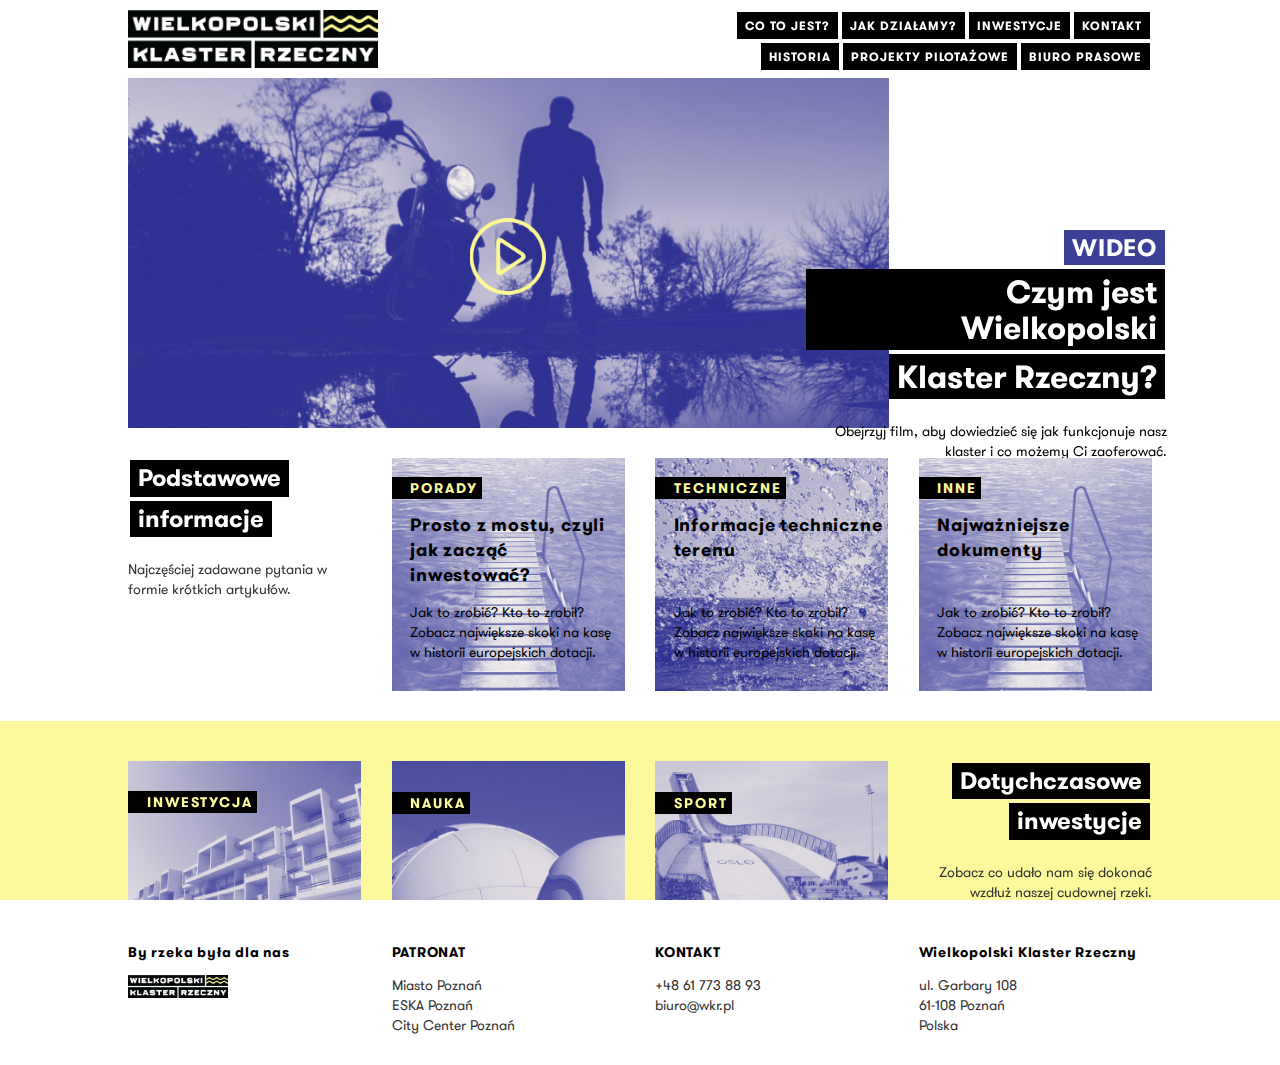
<file: index.html>
<!DOCTYPE html>
<html lang="en">

<head>
    <meta charset="utf-8">
    <meta http-equiv="X-UA-Compatible" content="IE=edge">
    <meta name="viewport" content="width=device-width, initial-scale=1">

    <title>Wielkopolski Klaster Rzeczny</title>

    <meta name="description" content="WKR">
    <meta name="author" content="Ariel Jędrzejczak">

    <link href="css/bootstrap.css" rel="stylesheet">
    <link href="css/bootstrap-theme.css" rel="stylesheet">
    <link href="css/fonts.css" rel="stylesheet">
    <link href="css/style.css" rel="stylesheet">

</head>

<body>
    <div class="parallax">
    <div class="main_raper">
        <div class="fala"><img src="img/fala.png"></div>
        <div class="fala2"><img src="img/fala.png"></div>
        <div class="fala3"><img src="img/fala.png"></div>
        <div class="row">
            <div class="col-md-6">
              <a href="#">  <img src="img/logo.png" class="logo"> </a>
            </div>

            <div class="col-md-6">
                <nav>
                    <ul class="nav nav_wkr">
                        <li><a href="#">Co to jest?</a>
                        </li>
                        <li><a href="#">Jak działamy?</a>
                        </li>
                        <li><a href="#">Inwestycje</a>
                        </li>
                        <li><a href="#">Kontakt</a>
                        </li>
                    </ul>
                    <ul class="nav nav_wkr small">

                        <li><a href="#">Historia</a>
                        </li>
                        <li><a href="#">Projekty pilotażowe</a>
                        </li>
                        <li><a href="#">Biuro prasowe</a>
                        </li>

                    </ul>

                </nav>

            </div>

        </div>
        <div class="row">
            <div class="col-md-9">
                <div class="hero_video">
                <img class="hero" src="img/video.jpg">
                <a href="#"><img src="img/play.png" class="hero_video_icon"></a>
            </div>
            </div>
            <div class="col-md-3">
                <div class="hero_text">
                    <h5 class="text-right hero_tag">
				WIDEO
			</h5>

                    <h2 class="text-right hero_title">
				Czym jest Wielkopolski
			</h2>
                    <h2 class="text-right hero_title">
				Klaster Rzeczny?
			</h2>
                    <p class="text-right hero_desc">
                        Obejrzyj film, aby dowiedzieć się jak funkcjonuje nasz klaster i co możemy Ci zaoferować.
                    </p>
                </div>
            </div>
        </div>






        <div class="space"></div>
        <div class="row">
            <div class="col-md-3">
                <h3 class="text-left wkr_title_left">
				Podstawowe
			</h3>

                <h3 class="text-left wkr_title_left">
				informacje
			</h3>

                <p class="wkr_desc_left">
                    Najczęściej zadawane pytania w formie krótkich artykułów.
                </p>
            </div>
            <div class="col-md-3">
                <div id="mycarousel" class="carousel slide" data-ride="carousel">
                    <div class="carousel-inner">
                        <div class="item active">
                            <img src="img/post1.jpg" alt="" class="img-responsive">
                            <div class="hasztag">
                            <p class="tag">PORADY</p>
                            </div>
                            <div class="carousel-caption-head">
                                <a href="#"><h4>Prosto z mostu, czyli jak zacząć inwestować?</h4></a>

                            </div>

                            <div class="carousel-caption-desc">

                                <p>Jak to zrobić? Kto to zrobił? Zobacz największe skoki na kasę w historii europejskich dotacji.</p>
                            </div>
                        </div>
                    </div>
                </div>
            </div>
            <div class="col-md-3">
                <div id="mycarousel" class="carousel slide" data-ride="carousel">
                    <div class="carousel-inner">
                        <div class="item active">
                            <img src="img/post2.jpg" alt="" class="img-responsive">
                            <div class="hasztag">
                            <p class="tag">TECHNICZNE</p>
                            </div>
                            <div class="carousel-caption-head">
                             <a href="#">   <h4>Informacje techniczne terenu</h4></a>

                            </div>

                            <div class="carousel-caption-desc">

                                <p>Jak to zrobić? Kto to zrobił? Zobacz największe skoki na kasę w historii europejskich dotacji.</p>
                            </div>
                        </div>
                    </div>
                </div>



            </div>


            <div class="col-md-3">
                <div id="mycarousel" class="carousel slide" data-ride="carousel">
                    <div class="carousel-inner">
                        <div class="item active">
                            <img src="img/post1.jpg" alt="" class="img-responsive">
                            <div class="hasztag">
                            <p class="tag">INNE</p>
                            </div>
                            <div class="carousel-caption-head">
                              <a href="#">  <h4>Najważniejsze dokumenty</h4></a>

                            </div>

                            <div class="carousel-caption-desc">

                                <p>Jak to zrobić? Kto to zrobił? Zobacz największe skoki na kasę w historii europejskich dotacji.</p>
                            </div>
                        </div>
                    </div>
                </div>



            </div>


        </div>

    </div>

    <div class="space"></div>

    <div class="inwestycje_container">
        <div class="inwestycje_inner">
            <div class="row inwestycje">
                <div class="col-md-3">
                    <div id="mycarousel" class="carousel slide" data-ride="carousel">
                        <div class="carousel-inner">
                            <div class="item active">
                                <img src="img/inwest1.jpg" alt="" class="img-responsive">
                                  <div class="hasztag">
                            <p class="tag">INWESTYCJA</p>
                            </div>
                                <div class="inwestycje_head">
                                <a href="#">    <h5>Hotel Korona Warty</h5></a>

                                </div>

                                <div class="inwestycje_desc">

                                    <p>Piękny hotel z widokiem na rzekę a szczególnie ptaki pływające.</p>
                                </div>
                            </div>
                        </div>
                    </div>

                </div>
                <div class="col-md-3">
                    <div id="mycarousel" class="carousel slide" data-ride="carousel">
                        <div class="carousel-inner">
                            <div class="item active">
                                <img src="img/inwest2.jpg" alt="" class="img-responsive">
                                  <div class="hasztag">
                            <p class="tag">NAUKA</p>
                            </div>
                                <div class="inwestycje_head">
                                   <a href="#"> <h5>Obserwatorium planetarne</h5></a>

           </div>

           <div class="inwestycje_desc">

           <p>Jak to zrobić? Kto to zrobił? Zobacz największe skoki na kasę w historii europejskich dotacji.</p> 
           </div>
        </div>
    </div>
</div>
</div>
		<div class="col-md-3">
			<div id="mycarousel" class="carousel slide" data-ride="carousel">
    <div class="carousel-inner">
        <div class="item active">
        <img src="img/inwest3.jpg" alt="" class="img-responsive">
          <div class="hasztag">
                            <p class="tag">SPORT</p>
                            </div>
           <div class="inwestycje_head">
           	          	<a href="#"> <h5>Skocznia Olimpijska</h5></a>

                                </div>

                                <div class="inwestycje_desc">

                                    <p>Jak to zrobić? Kto to zrobił? Zobacz największe skoki na kasę w historii europejskich dotacji.</p>
                                </div>
                            </div>
                        </div>
                    </div>



                </div>


                <div class="col-md-3">
                    <h3 class="text-right wkr_title_right">
				Dotychczasowe
			</h3>

                    <h3 class="text-right wkr_title_right">
				inwestycje
			</h3>

                    <p class="wkr_desc_right">
                        Zobacz co udało nam się dokonać wzdłuż naszej cudownej rzeki.</p>
                </div>

            </div>
        </div>

    </div>



    <div class="main_raper">


    <div class="row">
        <div class="col-md-12">
            <h3 class="text-left wkr_title_left kontakt_head">
				Kontakt
			</h3>
        </div>
    </div>

</div>



 <div class="kontakt_container">
        <div class="kontakt_inner">
            <div class="row kontakt">
        <div class="col-md-6 dane">
            <div class="row">
                <div class="col-md-6 ">
                	<h4>Wielkopolski Klaster Rzeczny</h4>
                	<br />
                    <p class="text-left">
                        ul. Garbary 108<br />
                        61-108 Poznań<br />
                        Polska
                    </p>
                </div>
                <div class="col-md-6">
                    <p class="text-right">
                        Otwarte <br />
                        od poniedziałku do piątku<br />
                        8:00 - 16:00
                    </p>
                    <br /><br />
                    <p class="text-right">
                        +48 61 773 88 93 <br />
                        biuro@wkr.pl
                    </p>
                </div>
            </div>
        </div>
        <div class="col-md-6 formul">


        <form class="form-horizontal">
<fieldset>

<!-- Text input-->
<div class="form-group">
  <div class="col-md-12">
  <input id="imie" name="imie" type="text" placeholder="Imię i nazwisko" class="form-control input-md">
    
  </div>
</div>

<!-- Text input-->
<div class="form-group">
  <div class="col-md-12">
  <input id="email" name="email" type="text" placeholder="Email" class="form-control input-md">
    
  </div>
</div>

<!-- Textarea -->
<div class="form-group">
  <div class="col-md-12">                     
    <textarea class="form-control" id="wiadomosc" name="wiadomosc">Twoja wiadomość...</textarea>
  </div>
</div>

<!-- Button -->
<div class="form-group">
  <div class="col-md-12">
    <button id="wyslij" name="wyslij" class="button" style="float:right">WYŚLIJ</button>
  </div>
</div>

</fieldset>
</form>

        </div>
    </div>
</div>
</div>
</div>


    <div class="main_raper">
        <div class="space"></div>

    <div class="row foot">
        <div class="col-md-3">
            <h6>
By rzeka była dla nas			</h6><img src="img/logo.png" width="100px">
        </div>
        <div class="col-md-3">
            <h6>
				PATRONAT
			</h6>
            <ul class="list-unstyled footr">
                <li>
                    Miasto Poznań
                </li>
                <li>
                    ESKA Poznań
                </li>
                <li>
                    City Center Poznań
                </li>
                
            </ul>
        </div>
        <div class="col-md-3">
            <h6>
				KONTAKT			
			</h6>
            <ul class="list-unstyled footr">
                <li>
                    +48 61 773 88 93
                </li>
                <li>
                    biuro@wkr.pl
                </li>
              
            </ul>
        </div>
        <div class="col-md-3">
            <h6>
				Wielkopolski Klaster Rzeczny
			</h6>
            <ul class="list-unstyled footr">
                <li>
                   ul. Garbary 108
                </li>
                <li>
                    61-108 Poznań
                </li>
                <li>
                    Polska
                </li>
              
            </ul>
        </div>
    </div>
    </div>
</div>
    </div>
</div>
</div>
    </div>

    <script src="js/jquery.min.js"></script>
    <script src="js/bootstrap.min.js"></script>
    <script src="js/scripts.js"></script>
</body>

</html>
</file>
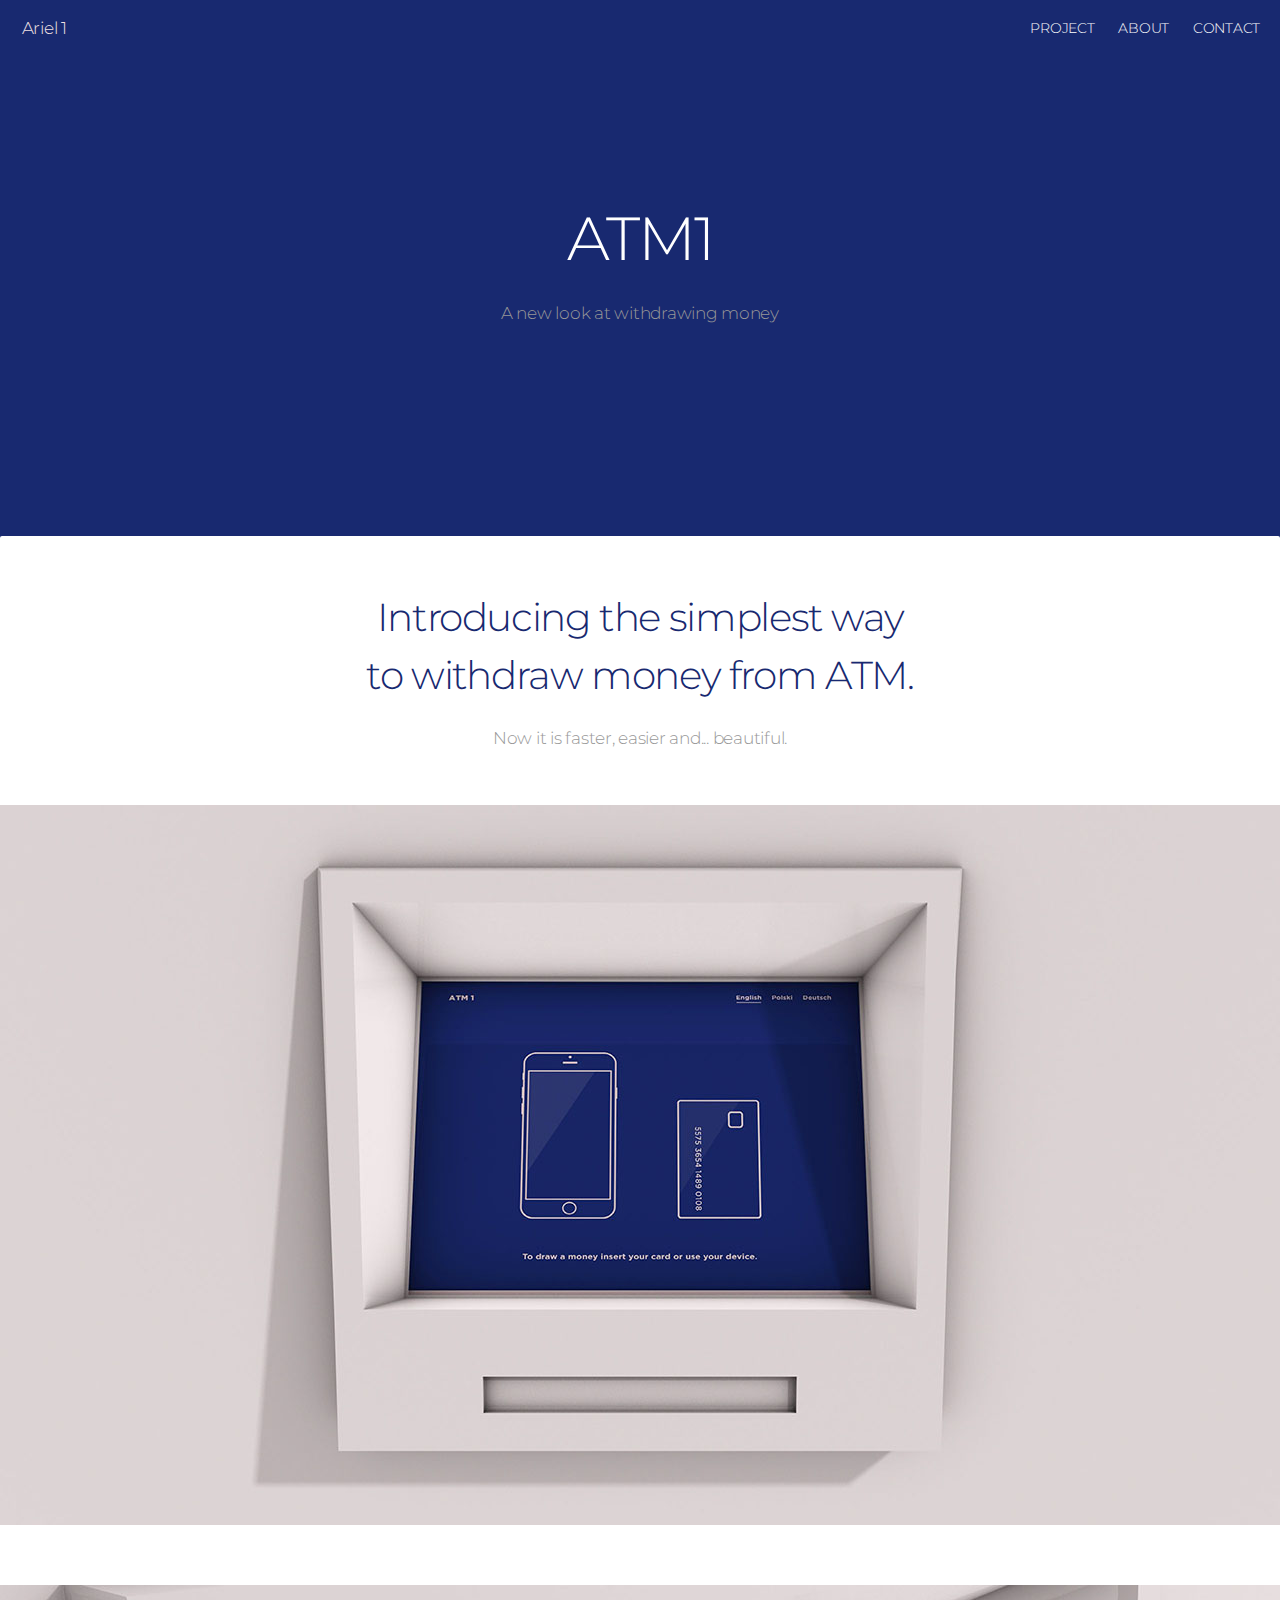
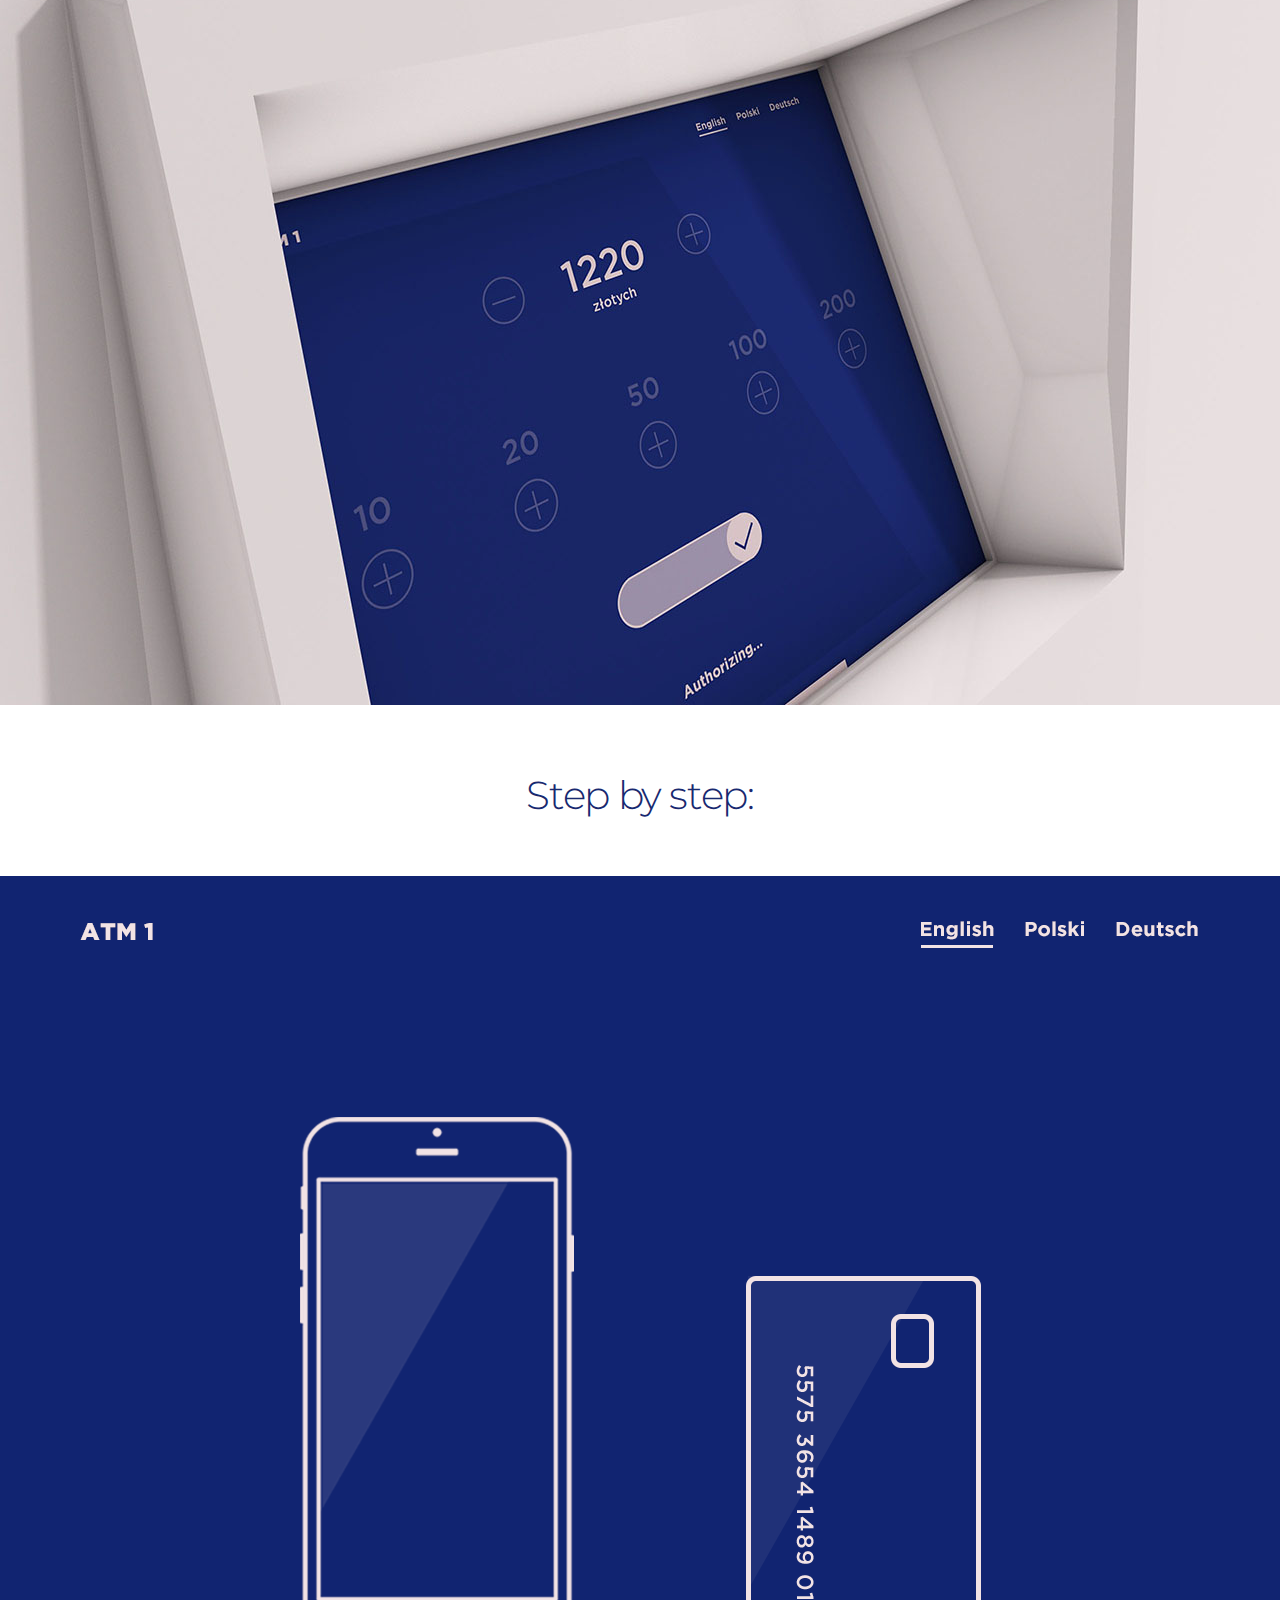
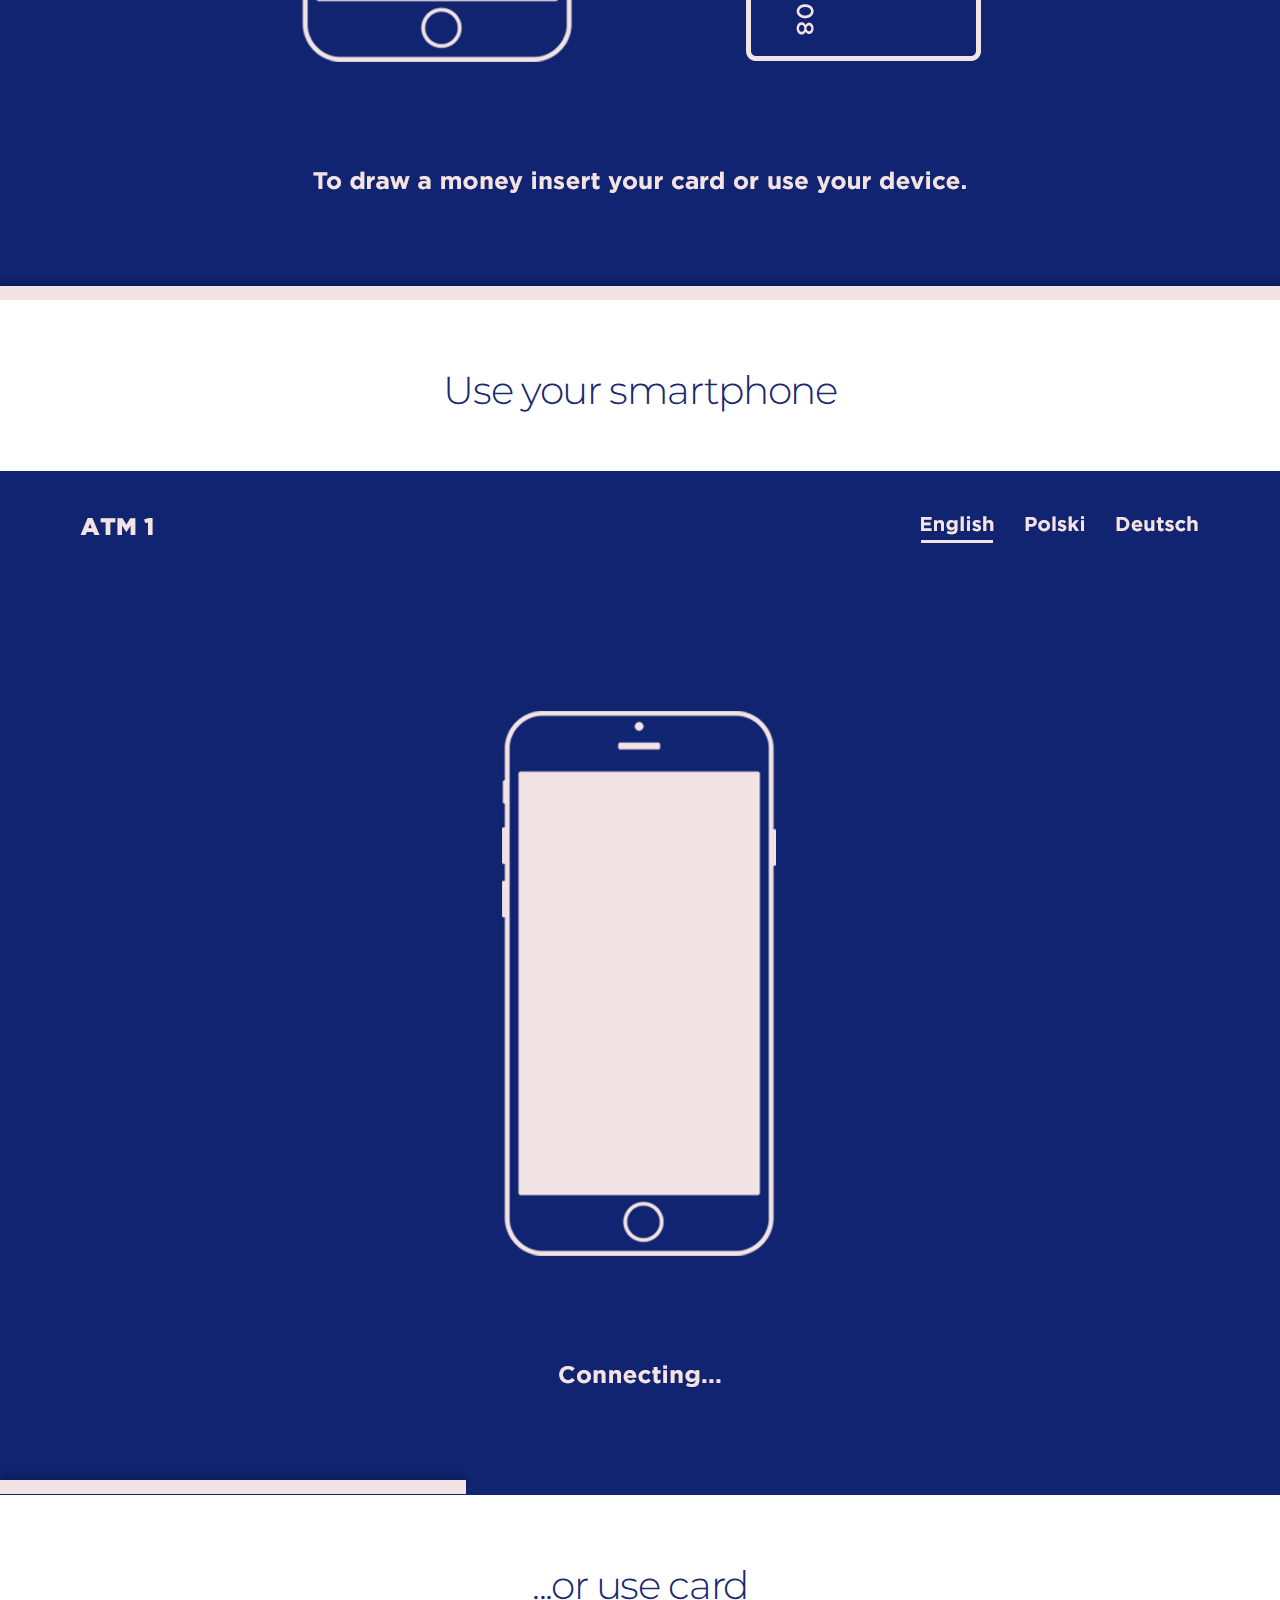
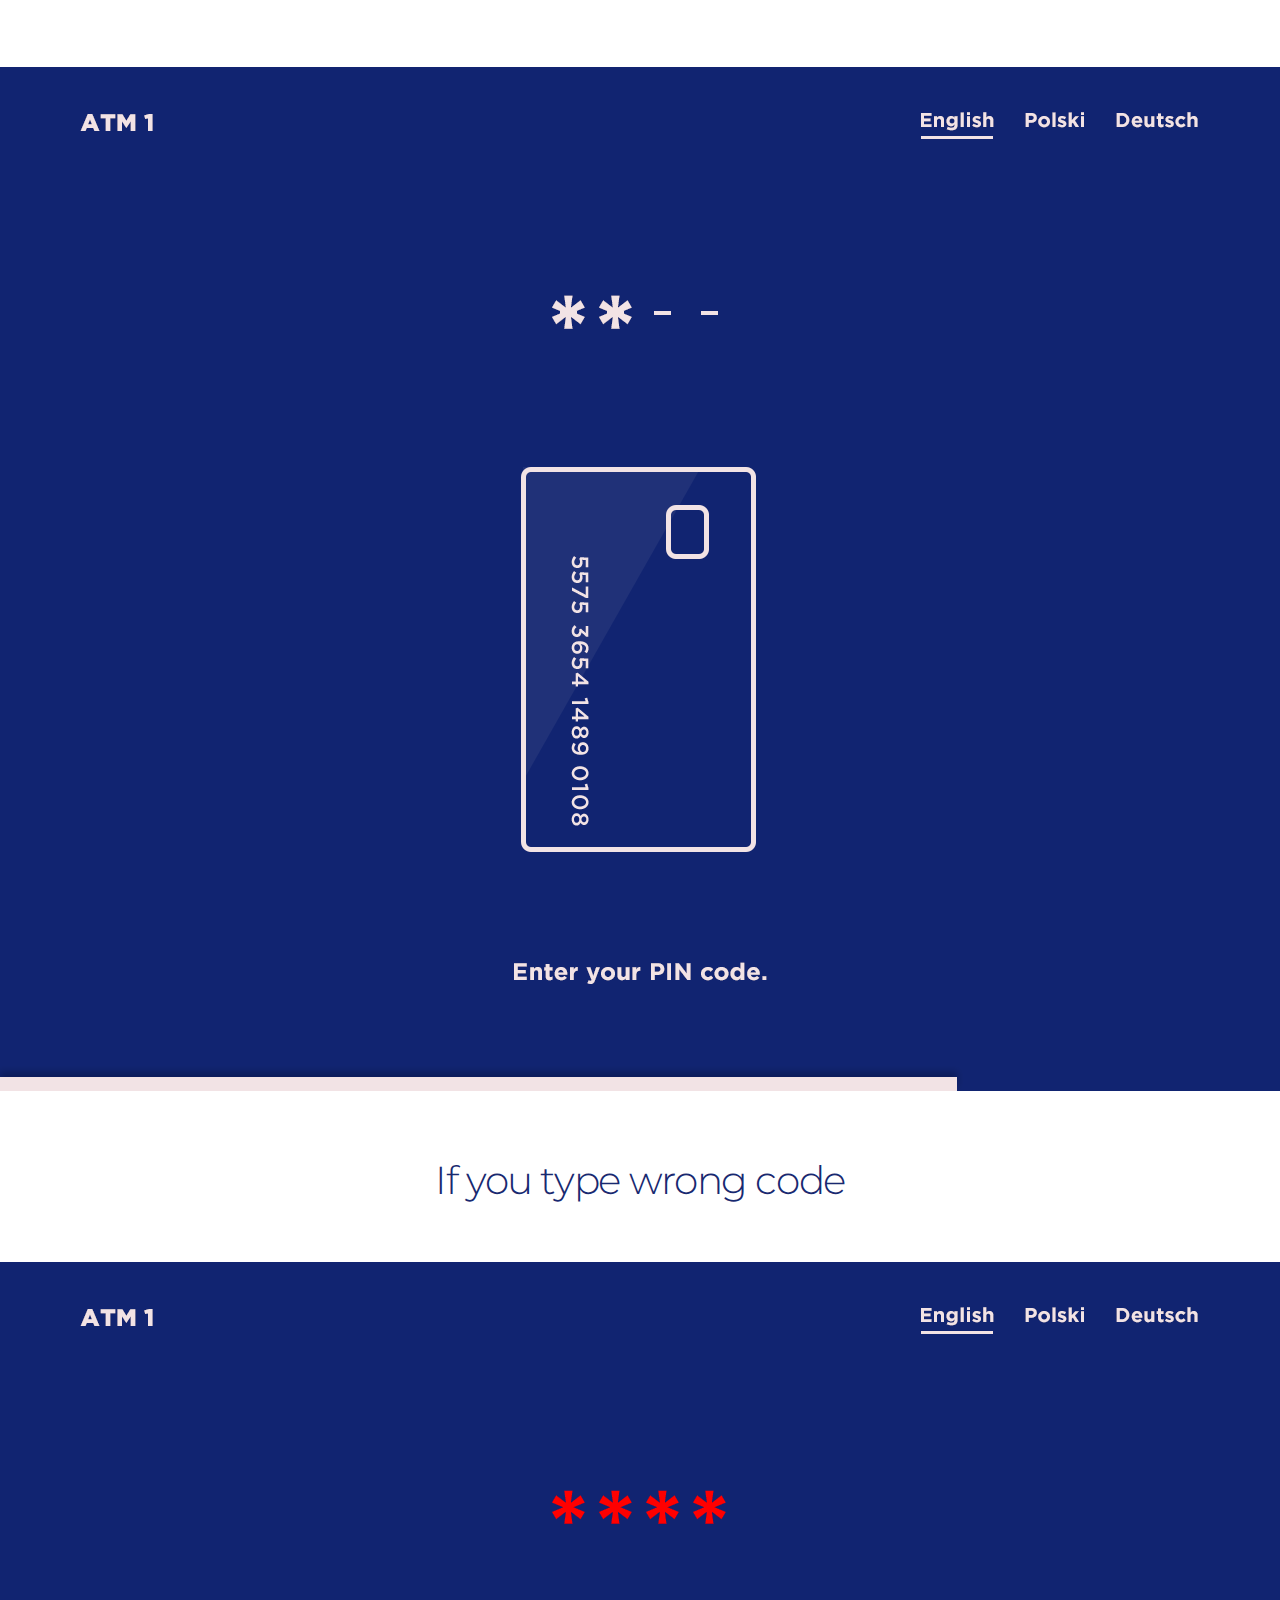
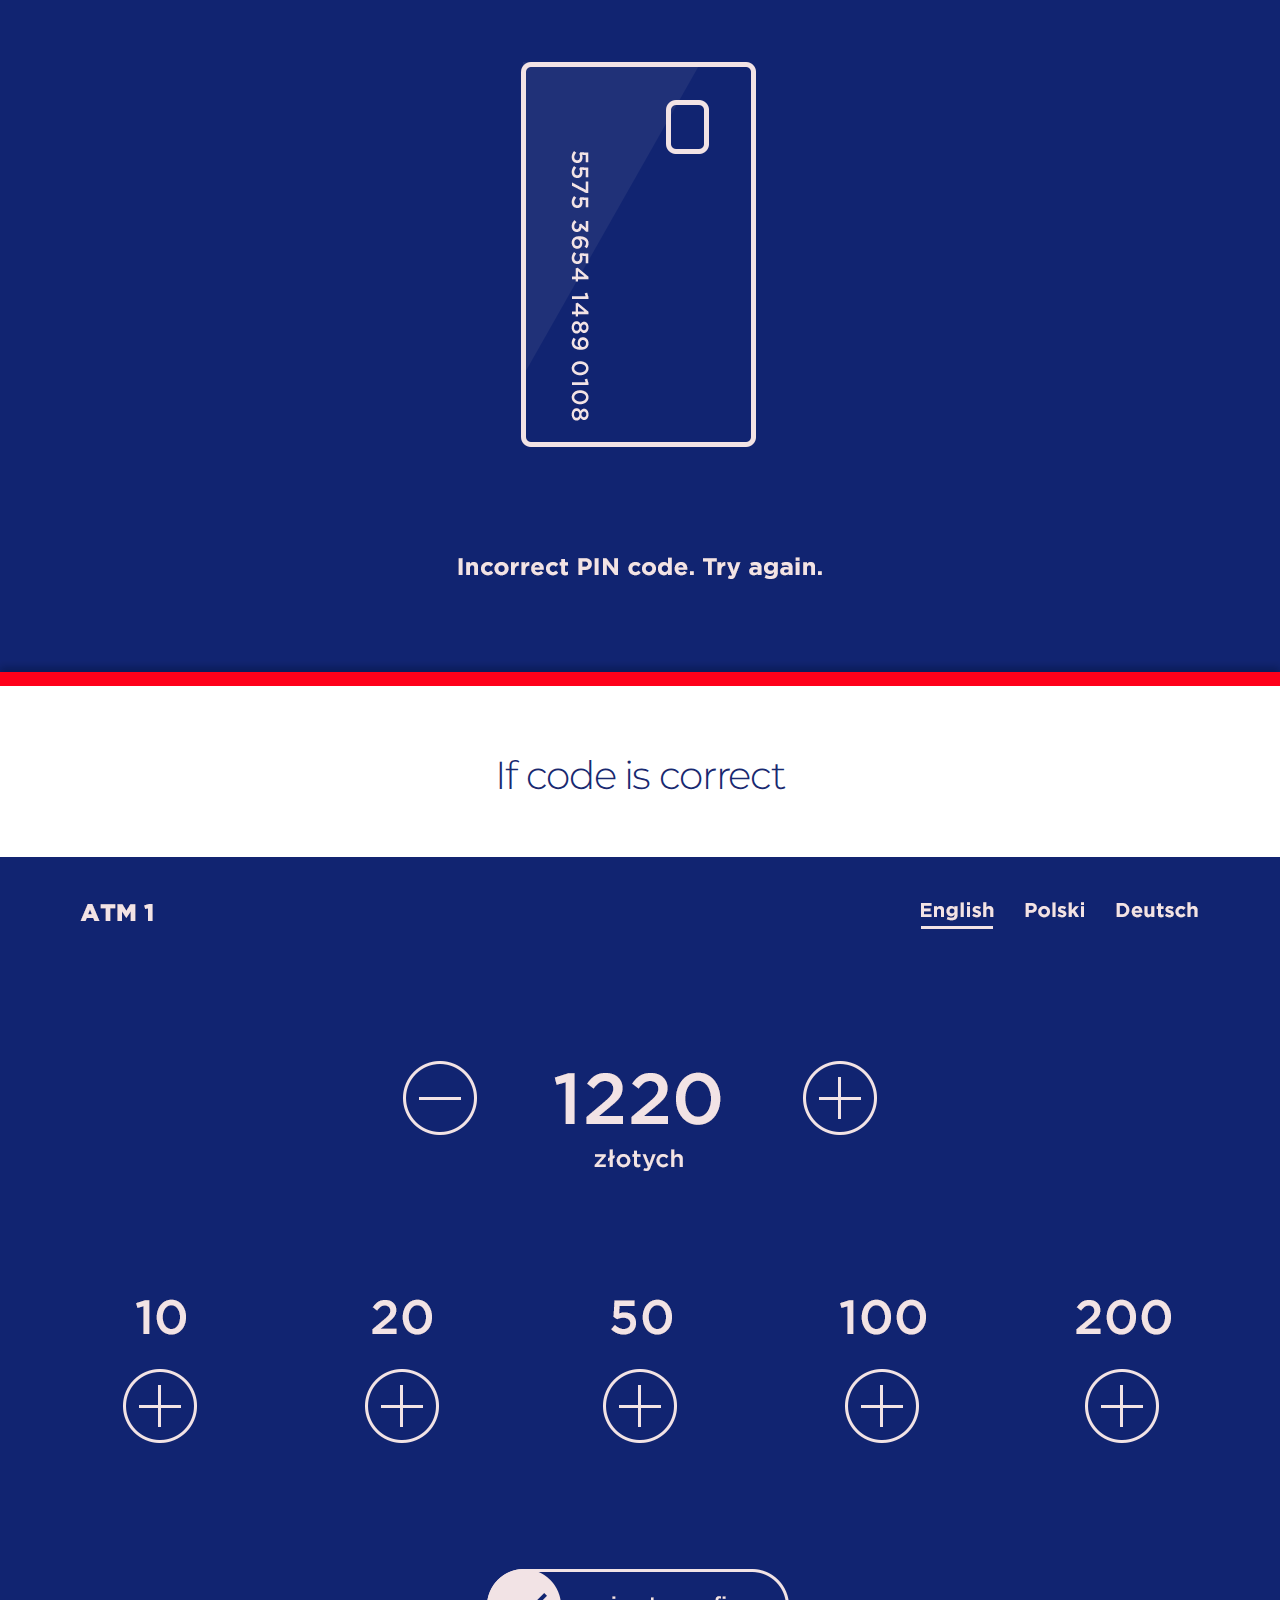
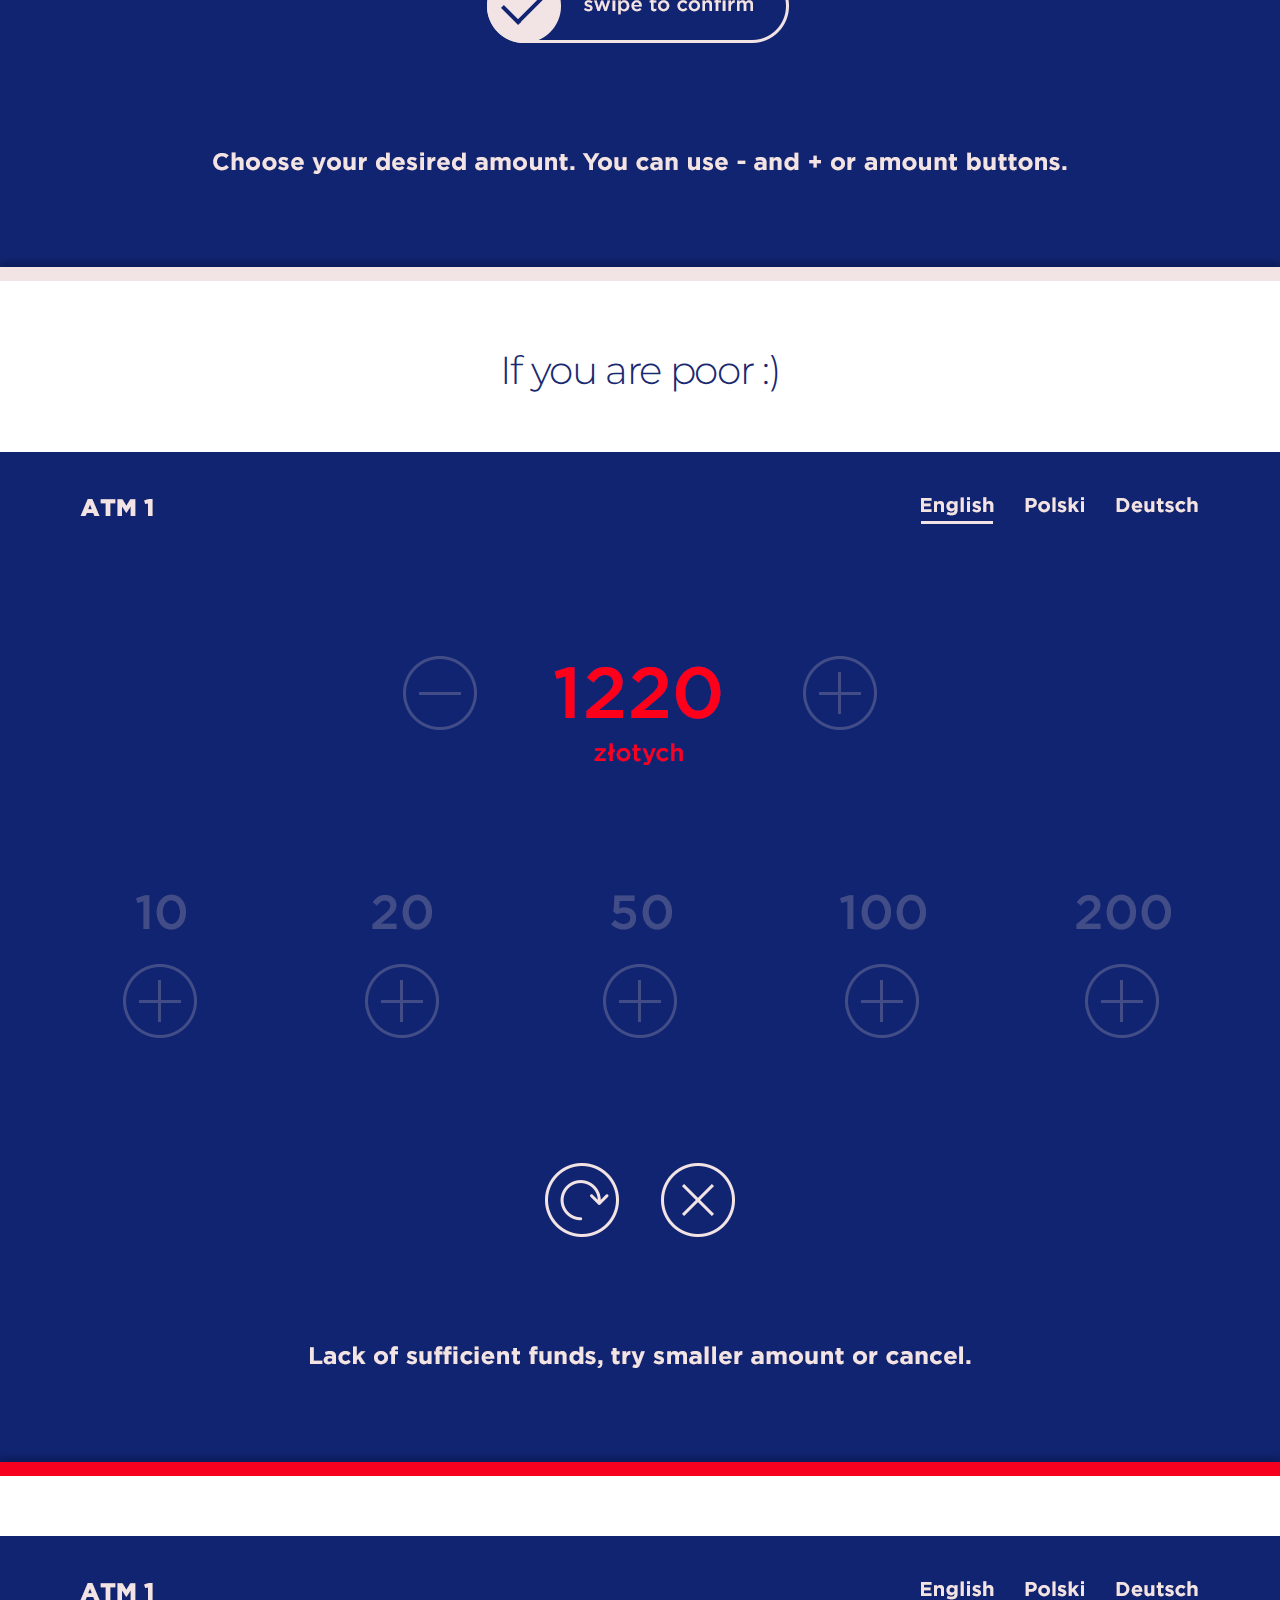
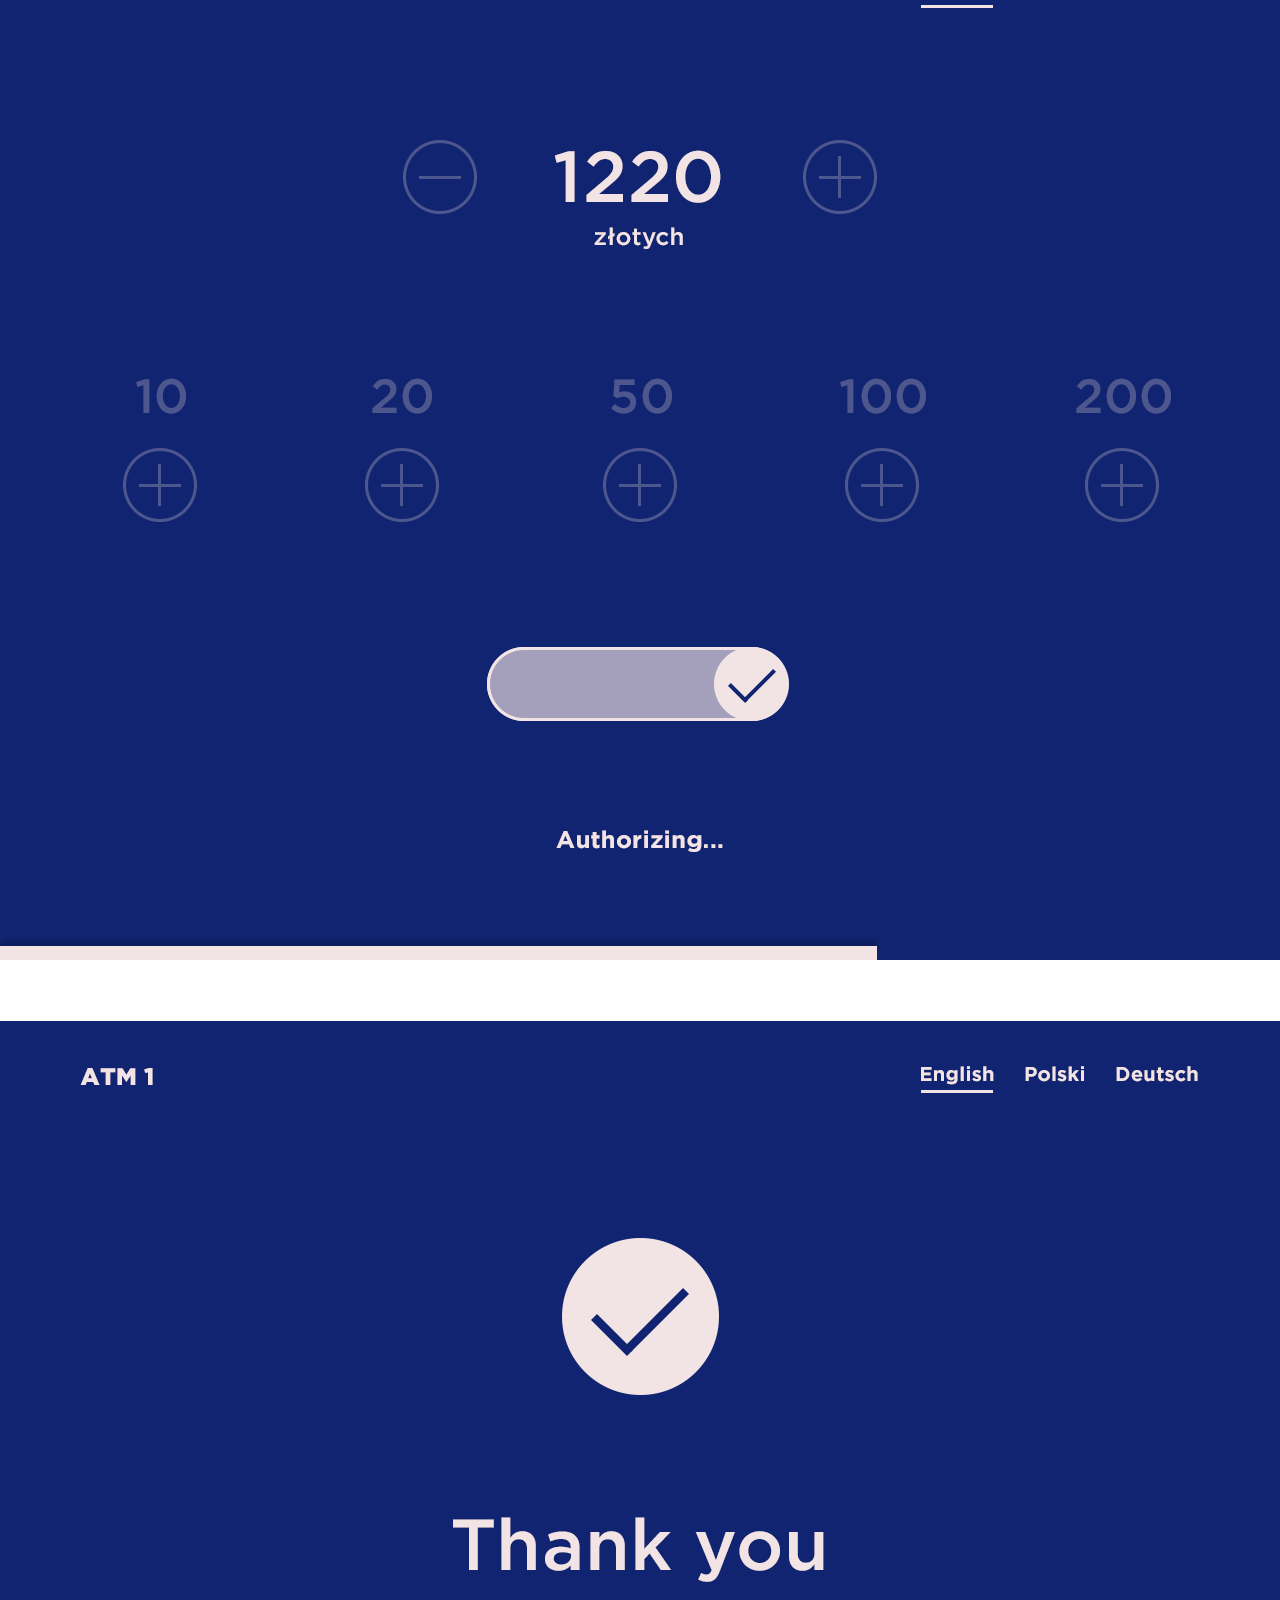
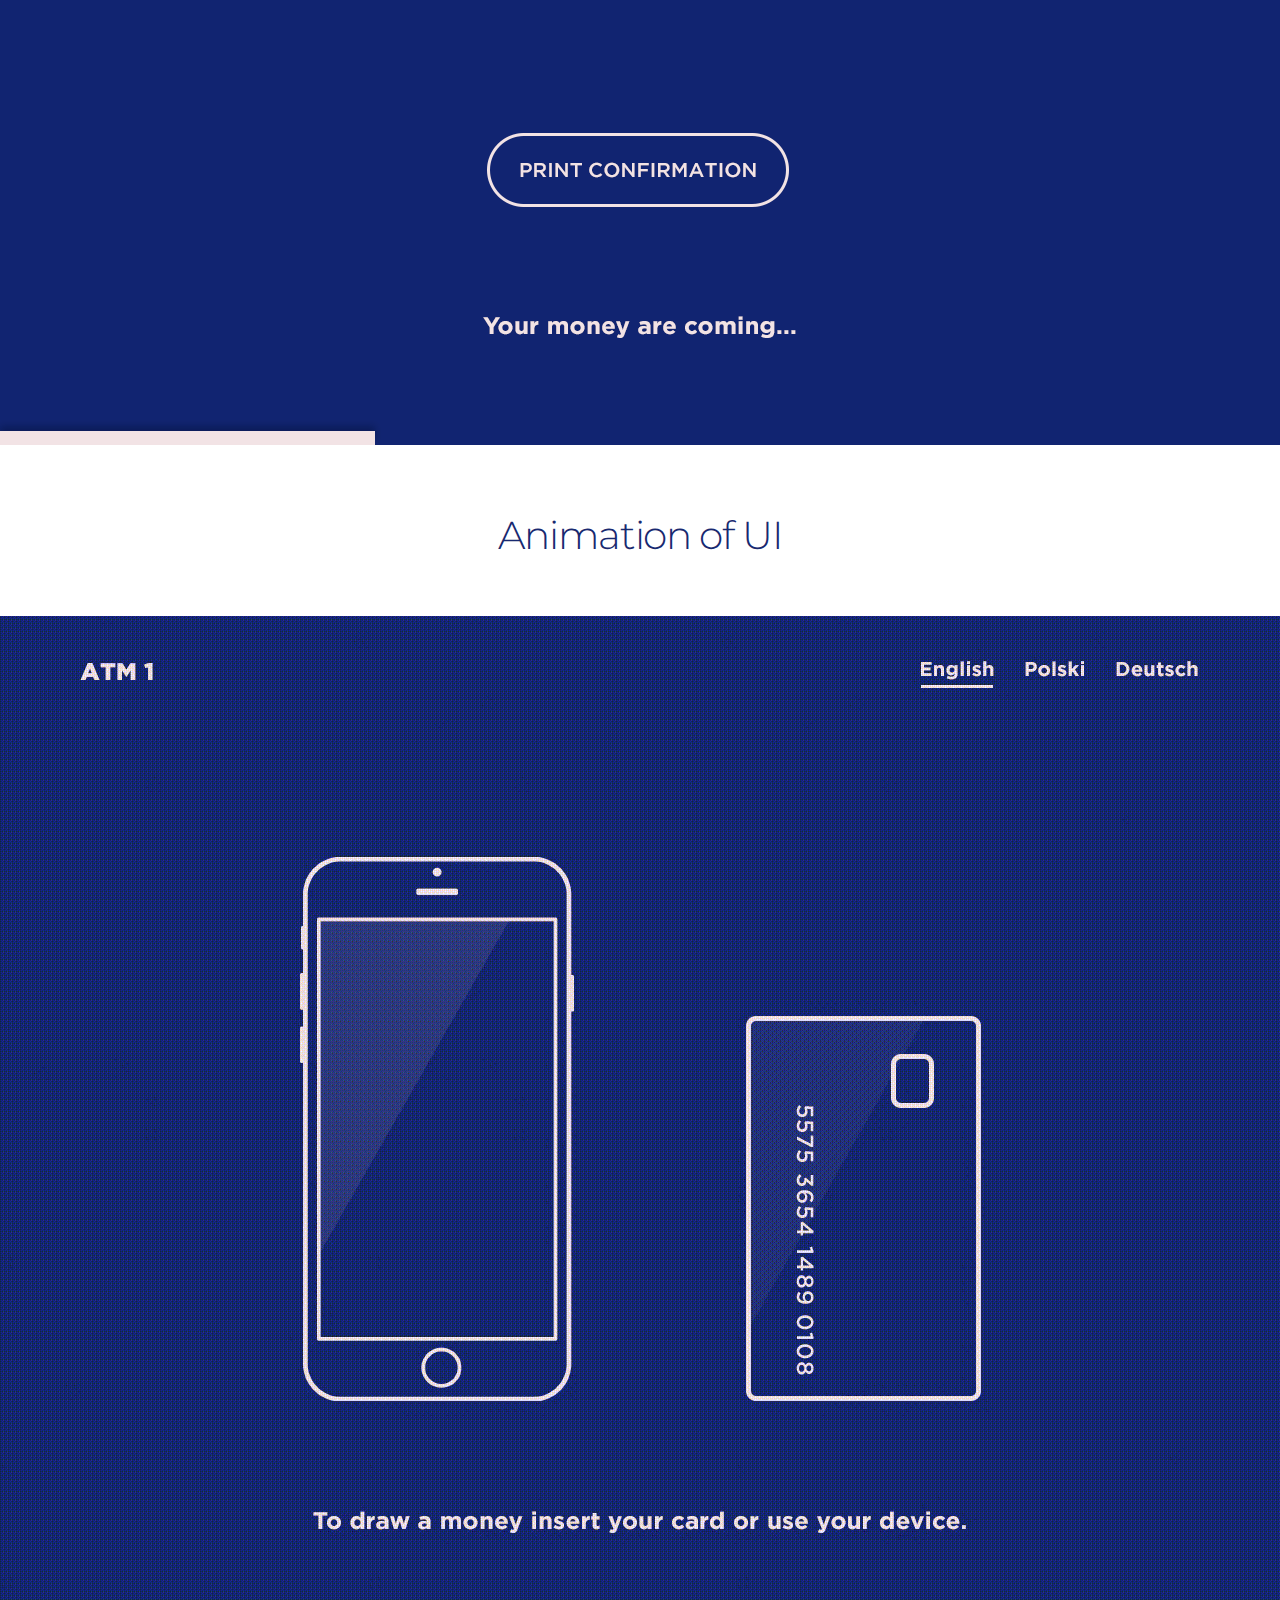
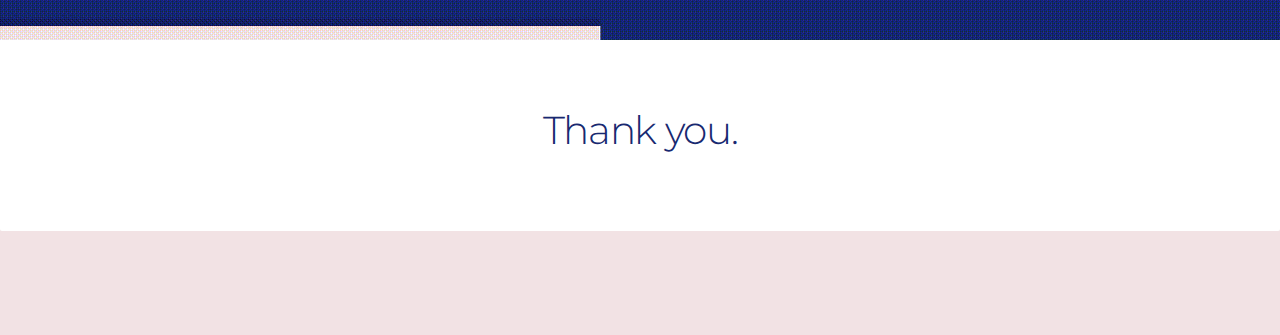
<file: atm1/index.html>
<!DOCTYPE HTML>
<html>
	<head>
		<title>ATM1</title>
		<meta charset="utf-8" />
		<link rel="stylesheet" href="css/main.css" />
	</head>
	<body class="landing">
		<div id="page-wrapper">

				<header id="header" class="alt">
					<h1><a href="index.html">Ariel 1</a></h1>
					<ul class="menu">
						<li><a href="index.html">PROJECT</a></li>
						<li><a href="about.html">ABOUT</a></li>
						<li><a href="contact.html">CONTACT</a></li>
</ul>
				</header>

				<section id="banner">
					<h2>ATM1</h2>
					<p>A new look at withdrawing money</p>
					
				</section>

				<section id="main" class="container">

					<section class="box special">
						<header class="major">
							<h2>Introducing the simplest way
							<br />
							to withdraw money from ATM.</h2>
							<p>Now it is faster, easier and... beautiful.</p>
						</header>
						<span class="image"><img src="images/ATM1_mockup2.jpg" alt="" /></span>
						<span class="image"><img src="images/ATM1_mockup1.jpg" alt="" /></span>
						<h2>Step by step:</h2>
						<span class="image"><img src="images/ATM1_main.png" alt="" /></span>
						<h2>Use your smartphone</h2>
						<span class="image"><img src="images/ATM1_phone.png" alt="" /></span>
						<h2>...or use card</h2>
						<span class="image"><img src="images/ATM1_card_pin.png" alt="" /></span>
						<h2>If you type wrong code</h2>
						<span class="image"><img src="images/ATM1_card_error.png" alt="" /></span>
						<h2>If code is correct</h2>
						<span class="image"><img src="images/ATM1_amount.png" alt="" /></span>
						<h2>If you are poor :)</h2>
						<span class="image"><img src="images/ATM1_amount_error.png" alt="" /></span>
					
						<span class="image"><img src="images/ATM1_autoryzacja.png" alt="" /></span>
						<span class="image"><img src="images/ATM1_success.png" alt="" /></span>						
						
						<h2>Animation of UI</h2>

						<span class="image"><img src="images/ATM1_animations.gif" alt="" /></span>
						
												<h2>Thank you.</h2>


						
					</section>

					

		</div>

		

	</body>
</html>
</file>
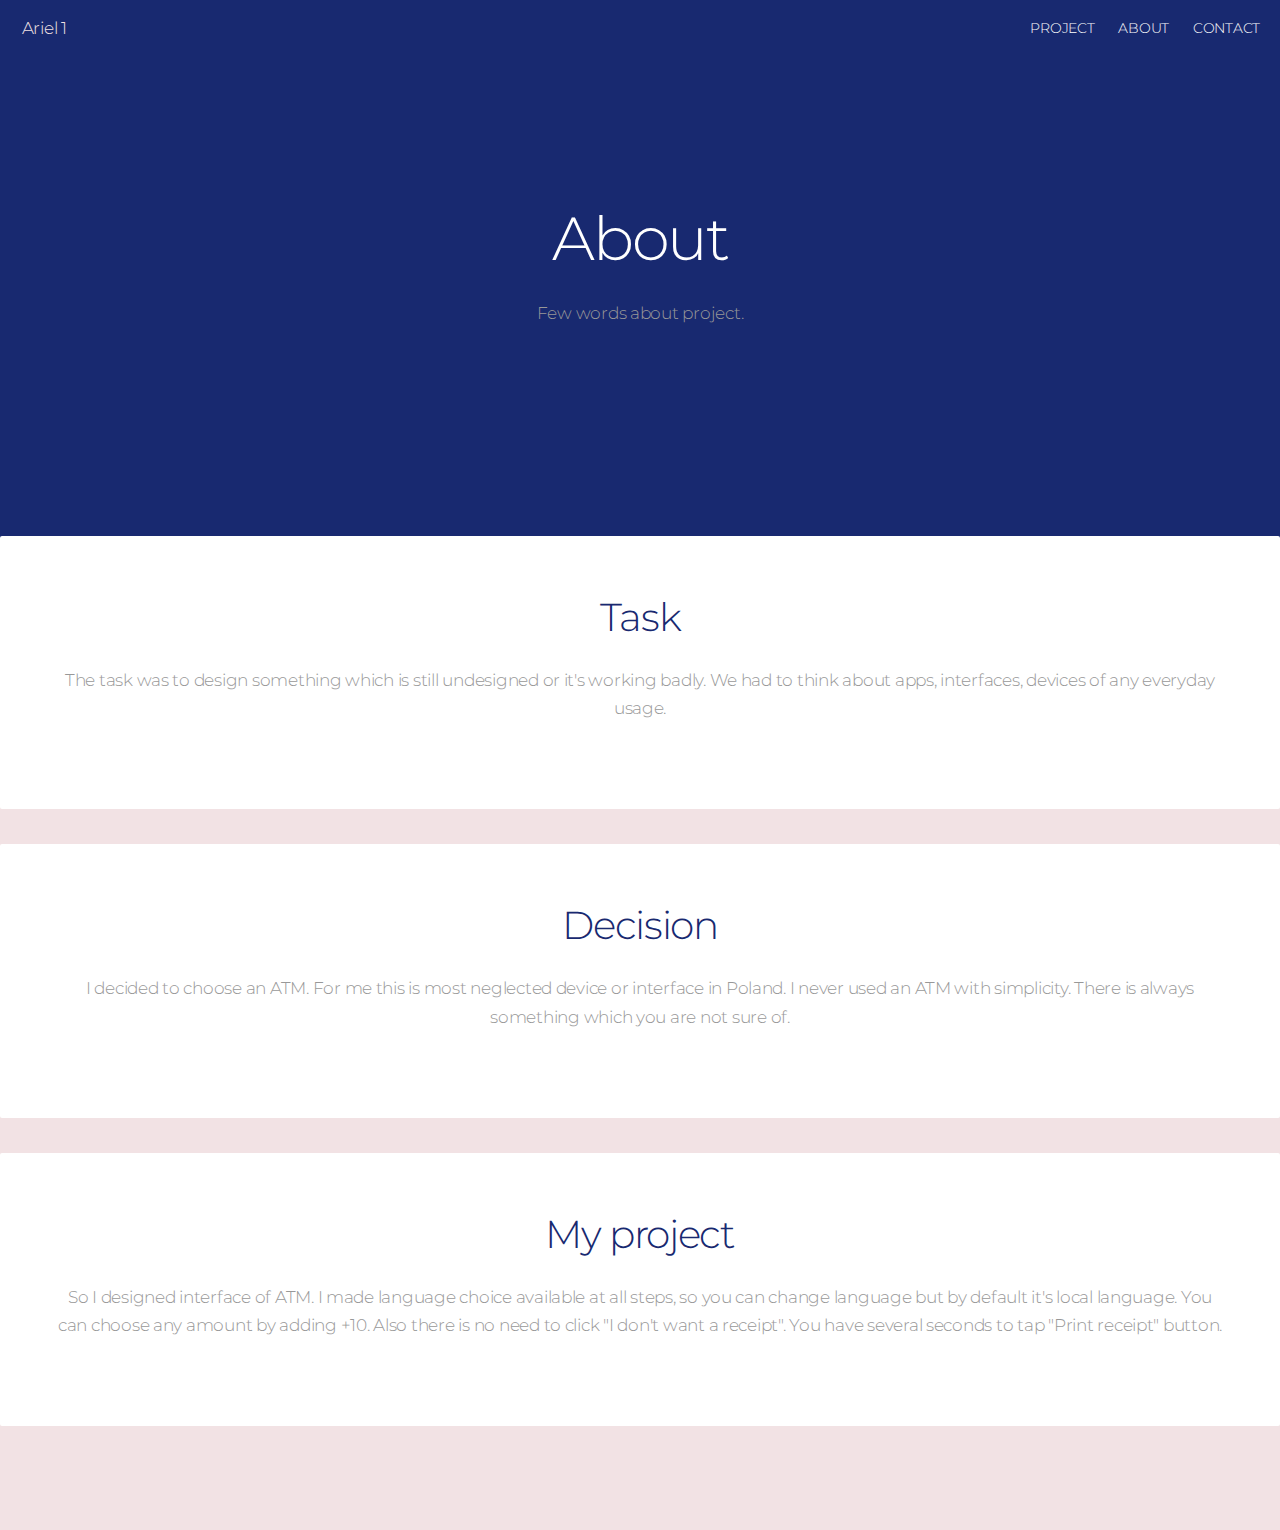
<file: atm1/about.html>
<!DOCTYPE HTML>
<html>
	<head>
		<title>ATM1 — About</title>
		<meta charset="utf-8" />
		<link rel="stylesheet" href="css/main.css" />
	</head>
	<body class="landing">
		<div id="page-wrapper">

				<header id="header" class="alt">
					<h1><a href="index.html">Ariel 1</a></h1>
					<ul class="menu">
						<li><a href="index.html">PROJECT</a></li>
						<li><a href="about.html">ABOUT</li>
						<li><a href="contact.html">CONTACT</li>
</ul>
				</header>

				<section id="banner">
					<h2>About</h2>
					<p>Few words about project.</p>
					
				</section>

				<section id="main" class="container">

					<section class="box special">
						<header class="major">
							<h2>Task</h2>
							
							<p>The task was to design something which is still undesigned or it's working badly. We had to think about apps, interfaces, devices of any everyday usage.</p>
						</header>
						


						
					</section>

					<section class="box special">
						<header class="major">
							<h2>Decision</h2>
							
							<p>I decided to choose an ATM. For me this is most neglected device or interface in Poland. I never used an ATM with simplicity. There is always something which you are not sure of.</p>
						</header>
						


						
					</section>

					<section class="box special">
						<header class="major">
							<h2>My project</h2>
							
							<p>So I designed interface of ATM. I made language choice available at all steps, so you can change language but by default it's local language. You can choose any amount by adding +10. Also there is no need to click "I don't want a receipt". You have several seconds to tap "Print receipt" button.</p>
						</header>
						


						
					</section>

					

		</div>

		

	</body>
</html>
</file>
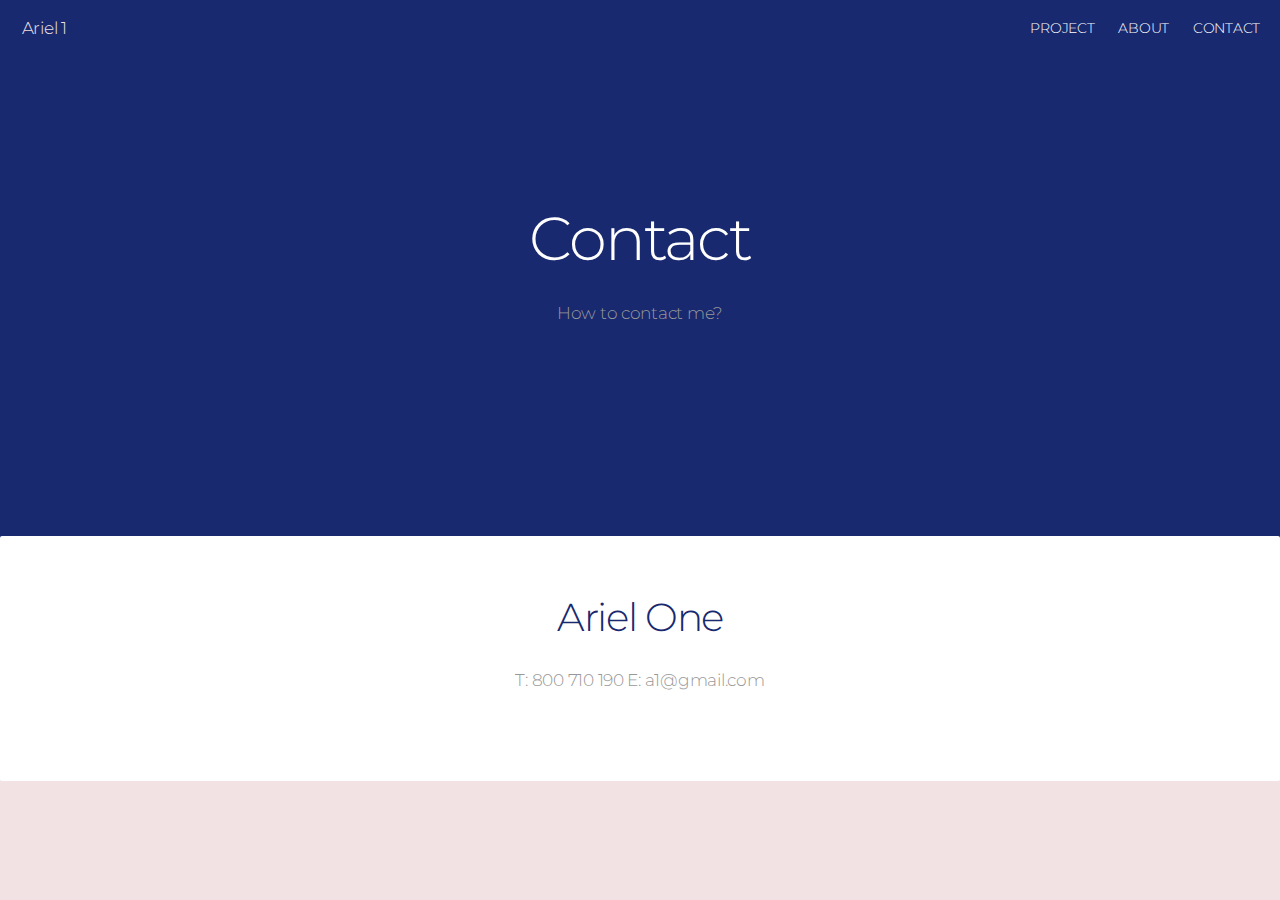
<file: atm1/contact.html>
<!DOCTYPE HTML>
<html>
	<head>
		<title>ATM1 — Contact</title>
		<meta charset="utf-8" />
		<link rel="stylesheet" href="css/main.css" />
	</head>
	<body class="landing">
		<div id="page-wrapper">

				<header id="header" class="alt">
					<h1><a href="index.html">Ariel 1</a></h1>
					<ul class="menu">
						<li><a href="index.html">PROJECT</a></li>
						<li><a href="about.html">ABOUT</li>
						<li><a href="contact.html">CONTACT</li>
</ul>
				</header>

				<section id="banner">
					<h2>Contact</h2>
					<p>How to contact me?</p>
					
				</section>

				<section id="main" class="container">

					<section class="box special">
						<header class="major">
							<h2>Ariel One</h2>
							
							<p>T: 800 710 190  E: a1@gmail.com</p>
						</header>
						


						
					</section>

					

		</div>

		

	</body>
</html>
</file>
<file: css/fonts.css>
@font-face {
	font-family: 'Conv_GT-Walsheim-Bold';
	src: url('../fonts/GT-Walsheim-Bold.eot');
	src: local('☺'), url('../fonts/GT-Walsheim-Bold.woff') format('woff'), url('../fonts/GT-Walsheim-Bold.ttf') format('truetype'), url('../fonts/GT-Walsheim-Bold.svg') format('svg');
	font-weight: normal;
	font-style: normal;
}
@font-face {
	font-family: 'Conv_gt-walsheim-regular-web';
	src: url('../fonts/gt-walsheim-regular-web.eot');
	src: local('☺'), url('../fonts/gt-walsheim-regular-web.woff') format('woff'), url('../fonts/gt-walsheim-regular-web.ttf') format('truetype'), url('../fonts/gt-walsheim-regular-web.svg') format('svg');
	font-weight: normal;
	font-style: normal;
}
</file>
<file: css/style.css>
.parallax {
      perspective: 1px;
  height: 100vh;
  overflow-x: hidden;
  overflow-y: auto;
}
.fala {
    width: 100px;
    top: 1600px;
    left: -1200px;
    position: absolute;
    z-index: 2;
      transform: translateZ(-4px) scale(2.0);

}


.fala2 {
    width: 70px;
    top: 540px;
    right: -900px;
    position: absolute;
    z-index: 2;
    margin-right: 0px;
      transform: translateZ(-2px) scale(1.2);

}
.fala3 {
    width: 100px;
    top: -200px;
    left: -1000px;
    position: absolute;
    z-index: 2;
      transform: translateZ(-2px) scale(0.8);

}


}
body {

background:#f8f8f8;
}

p {
font-family:Conv_gt-walsheim-regular-web,Sans-Serif;
}

h4 {
line-height:25px;
letter-spacing:.8px;
}

h5 {
font-size:24px;
line-height:25px;
letter-spacing:.8px;
}

h6 {
font-size:14px;
line-height:25px;
letter-spacing:.8px;
}

.space {
height:20px;
margin-top:10px;
}

.logo {
margin-top:10px;
margin-bottom:10px;
width:250px!important;
}

.nav_wkr {
	float: right;
margin-top:10px;
display:inline-flex;
text-transform:uppercase;
font-size:12px;
letter-spacing:1px;
font-weight:700;
font-family:Conv_GT-Walsheim-Bold,Sans-Serif;
}

.nav_wkr li {
color:#fff!important;
background-color:#000;
text-decoration:none!important;
margin:2px;
}

.nav_wkr li a {
color:#fff!important;
}

.main_raper {
display:table;
width:80%;
margin:auto;
}

.main_raper-inner {
display:table-cell;
vertical-align:top;
}

.inner {
padding:30px;
}

.hero {
width:100%;
}

.hero_video {
  position: relative;
}

.hero_video_icon {
  position: absolute;
  top: 40%;
  left: 45%;
  width: 10%;
}

.hero_text,h1,h2,h3,h4,h5,h6 {
  color: #000;
font-family:Conv_GT-Walsheim-Bold,Sans-Serif;
}

.hero_text {
position:absolute;
top:150px;
left:-100px;
}

.hero_title {
background-color:#000;
color:#fff;
display:inline-block;
float:right;
font-size:32px;
margin:2px;
padding:5px 8px;
}

.hero_tag {
background-color:#3b3f96;
color:#fff;
display:inline-block;
float:right;
margin:2px;
padding:5px 8px;
}

.hero_desc {
margin-top:20px;
display:inline-block;
float:right;
}

.wkr_title_left {
background-color:#000;
color:#fff;
display:inline-block;
float:left;
margin:2px 50px 2px 2px;
padding:5px 8px;
}

.wkr_desc_left {
margin-top:20px;
display:inline-block;
float:left;
}

.wkr_title_right {
background-color:#000;
color:#fff;
display:inline-block;
float:right;
margin:2px;
padding:5px 8px;
}

.wkr_desc_right {
margin-top:20px;
display:inline-block;
float:right;
text-align:right;
}

.inwestycje_container {
background:#fcf99c;
display:table;
width:100%;
margin:auto;
}

.inwestycje_inner {
width:80%;
margin:auto;
}

.inwestycje {
background:#fcf99c;
padding-top:40px;
padding-bottom:0;
}

.inwestycje_head {
color:#000;
text-align:left;
}

.inwestycje_desc {
color:#000;
text-align:left;
padding-bottom:20px;
}

.nav_wkr.small,ul {
margin-top:0;
}

@media min-width 768px{
.logo {
float:left;
}

.nav_wkr {
float:right;
}
}

.kontakt_head {
	margin-bottom: 10px;
	margin-top: 10px;
}

.kontakt_container {
background-image: url("../img/mapa.jpg");
background-repeat: no-repeat;
background-position: left top;
display:table;
width:100%;
margin:auto;
}

.kontakt_inner {
width:80%;
margin:auto;
margin-top: 20px;
}

.kontakt {
padding-top:40px;
padding-bottom:0;
}

.dane {
margin-left: 20px;
   background: #fcf99c;
   width: 47.5%;
   	padding: 20px;

}

.formul {
	padding: 20px;
	   background: #fcf99c;
width: 47.5%;
float: right;
margin-right: 20px;
margin-bottom: 40px;
}



.button {
    display: inline-block;
    padding: 6px 12px;
    margin-bottom: 0;
    font-size: 14px;
    font-weight: normal;
    line-height: 1.42857143;
    text-align: center;
    white-space: nowrap;
    vertical-align: middle;
    -ms-touch-action: manipulation;
    touch-action: manipulation;
    cursor: pointer;
    -webkit-user-select: none;
    -moz-user-select: none;
    -ms-user-select: none;
    user-select: none;
    background: #2e3192;
    border: solid 0;
    color: #fff;
    font-family:Conv_GT-Walsheim-Bold,Sans-Serif;
    letter-spacing: 2px;
}

.foot {
	margin-bottom: 20px;
}

.footr {

	font-family:Conv_gt-walsheim-regular-web,Sans-Serif;

}

.hasztag {
	background: #000;
	color: #fcf99c;
	position: absolute;
  z-index: 10;
  padding-left: 8%;
  padding-top: 1px!important;
  padding-bottom: 1px;
  padding-right: 4px;
  color: #000;
  text-align: left;
	top: 8%;
    left: 0%;
}

.tag {
	color:#fcf99c;
	margin-bottom: 0;
	    font-family:Conv_GT-Walsheim-Bold,Sans-Serif;
	letter-spacing: 2px;

}
</file>
<file: atm1/css/main.css>
@import url("http://fonts.googleapis.com/css?family=Montserrat:700,400");

html, body, div, span, applet, object, iframe, h1, h2, h3, h4, h5, h6, p, blockquote, pre, a, abbr, acronym, address, big, cite, code, del, dfn, em, img, ins, kbd, q, s, samp, small, strike, strong, sub, sup, tt, var, b, u, i, center, dl, dt, dd, ol, ul, li, fieldset, form, label, legend, table, caption, tbody, tfoot, thead, tr, th, td, article, aside, canvas, details, embed, figure, figcaption, footer, header, hgroup, menu, nav, output, ruby, section, summary, time, mark, audio, video {
		margin: 0;
		padding: 0;
		border: 0;
		font-size: 100%;
		font: inherit;
		vertical-align: baseline;
	}
	p {
	color: #989898;
	}

	.container {
		margin-left: auto;
		margin-right: auto;
		width: 100%;
		max-width: 75em;
		min-width: 60em;
	}

	body {
		background: #f2e2e4;
	}

	body, input, select, textarea {
		color: #f2e2e4;
		font-family: "Montserrat", sans-serif;
		font-size: 16pt;
		font-weight: 300;
		line-height: 1.65em;
		letter-spacing: -0.015em;
			font-size: 13pt;
	}


	strong, b {
		color: #646464;
		font-weight: 400;
	}

	em, i {
		font-style: italic;
	}

	p {
		margin: 0 0 2em 0;
	}

	h1, h2, h3, h4, h5, h6 {
		color: #182970;
		font-weight: 300;
		line-height: 1em;
		margin: 0 0 0.5em 0;
	}

		h1 a, h2 a, h3 a, h4 a, h5 a, h6 a {
			color: inherit;
			text-decoration: none;
		}

	h2 {
		font-size: 2.25em;
		line-height: 1.5em;
		letter-spacing: -0.035em;
	}

	
	

	sub {
		font-size: 0.8em;
		position: relative;
		top: 0.5em;
	}

	sup {
		font-size: 0.8em;
		position: relative;
		top: -0.5em;
	}

	hr {
		border: 0;
		border-bottom: solid 2px #e5e5e5;
		margin: 2em 0;
	}

		hr.major {
			margin: 3em 0;
		}

	blockquote {
		border-left: solid 4px #e5e5e5;
		font-style: italic;
		margin: 0 0 2em 0;
		padding: 0.5em 0 0.5em 2em;
	}

	pre {
		-webkit-overflow-scrolling: touch;
		background: #f8f8f8;
		border-radius: 6px;
		border: solid 1px #e5e5e5;
		font-family: monospace;
		font-size: 0.9em;
		line-height: 1.75em;
		margin: 0 0 2em 0;
		overflow-x: auto;
		padding: 1em 1.5em;
	}

	code {
		background: #f8f8f8;
		border-radius: 6px;
		border: solid 1px #e5e5e5;
		font-family: monospace;
		font-size: 0.9em;
		margin: 0 0.25em;
		padding: 0.25em 0.65em;
	}

	.align-left {
		text-align: left;
	}

	.align-center {
		text-align: center;
	}

	.align-right {
		text-align: right;
	}

	.box {
		background: #fff;
		border-radius: 2px;
		margin: 0 0 2em 0;
		padding: 3em;
	}

		
		.box.special {
			text-align: center;
		}

		.box .image {
			display: block;
			margin: 3em 0 3em -3em;
			position: relative;
			width: calc(100% + 6em);
		}

		

			




	#header {
		background: #182970;
		color: #f2e2e4;
		cursor: default;
		height: 3.25em;
		left: 0;
		line-height: 3.25em;
		position: fixed;
		top: 0;
		width: 100%;
		z-index: 10000;
	}

		#header h1 {
		color: #f2e2e4;
			height: inherit;
			left: 1.25em;
			line-height: inherit;
			margin: 0;
			padding: 0;
			position: absolute;
			top: 0;
		}
		#header ul {
			float: right;
			padding-right: 20px;
			font-size: 0.8em;
		}

			.menu li {
				    display: inline;
				    padding-left: 20px;

			}

		
	a {
		color: #fff;
		text-decoration: none;
	}
	a:hover{
		color: #d3d3d3;
	}

	#banner {
		background-color: #182970;
		color: #fff;
		padding: 12em 0 20em 0;
		text-align: center;
	}


		#banner h2 {
			font-size: 3.5em;
			color: #fff;
			line-height: 1em;
			margin: 0 0 0.5em 0;
			padding: 0;
		}

	#main {
		padding: 4em 0;
	}

		#main > header {
			text-align: center;
			margin: 0 0 3em 0;
		}

			#main > header h2 {
				font-size: 2.75em;
				margin: 0;
			}

			#main > header p {
				border-top: solid 2px #e5e5e5;
				color: #f2e2e4;
				display: inline-block;
				font-style: normal;
				margin: 1em 0 0 0;
				padding: 1em 0 1.25em 0;
			}

	body.landing #main {
		margin-top: -14em;
	}
</file>
